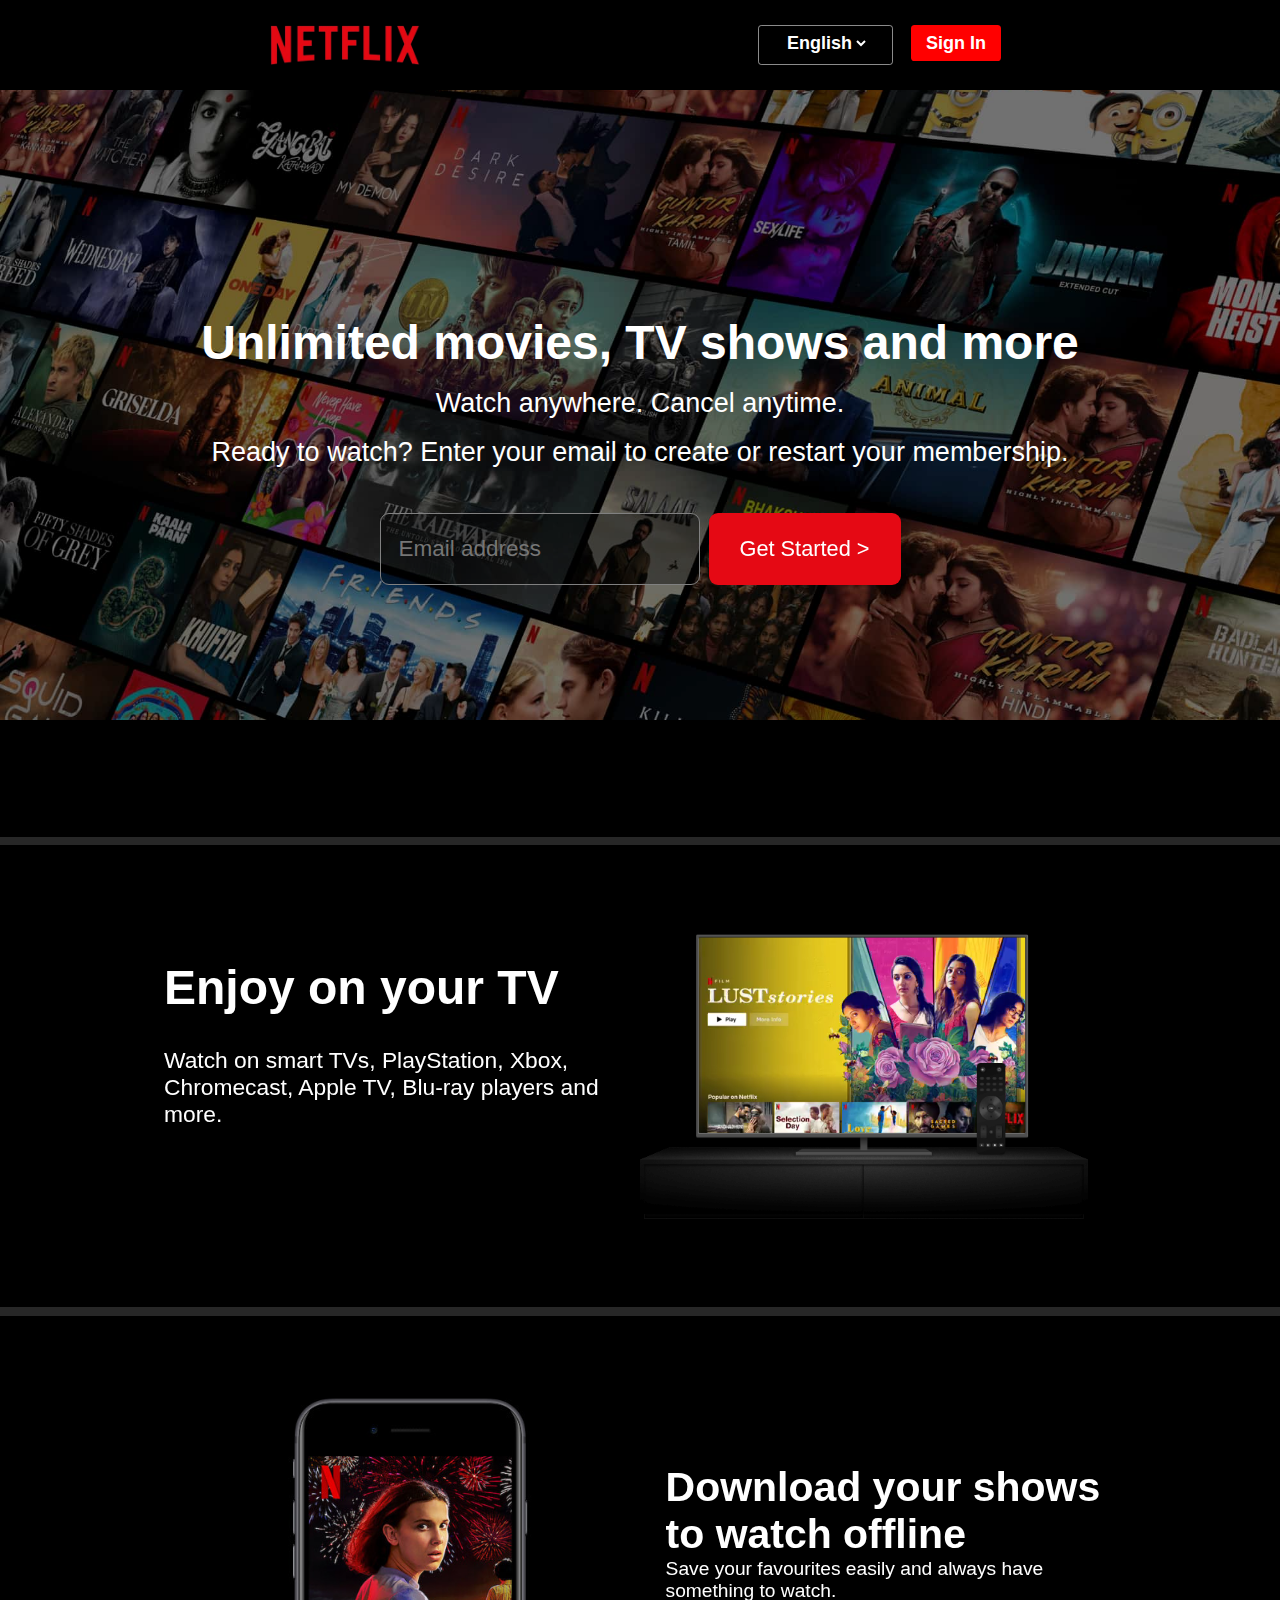
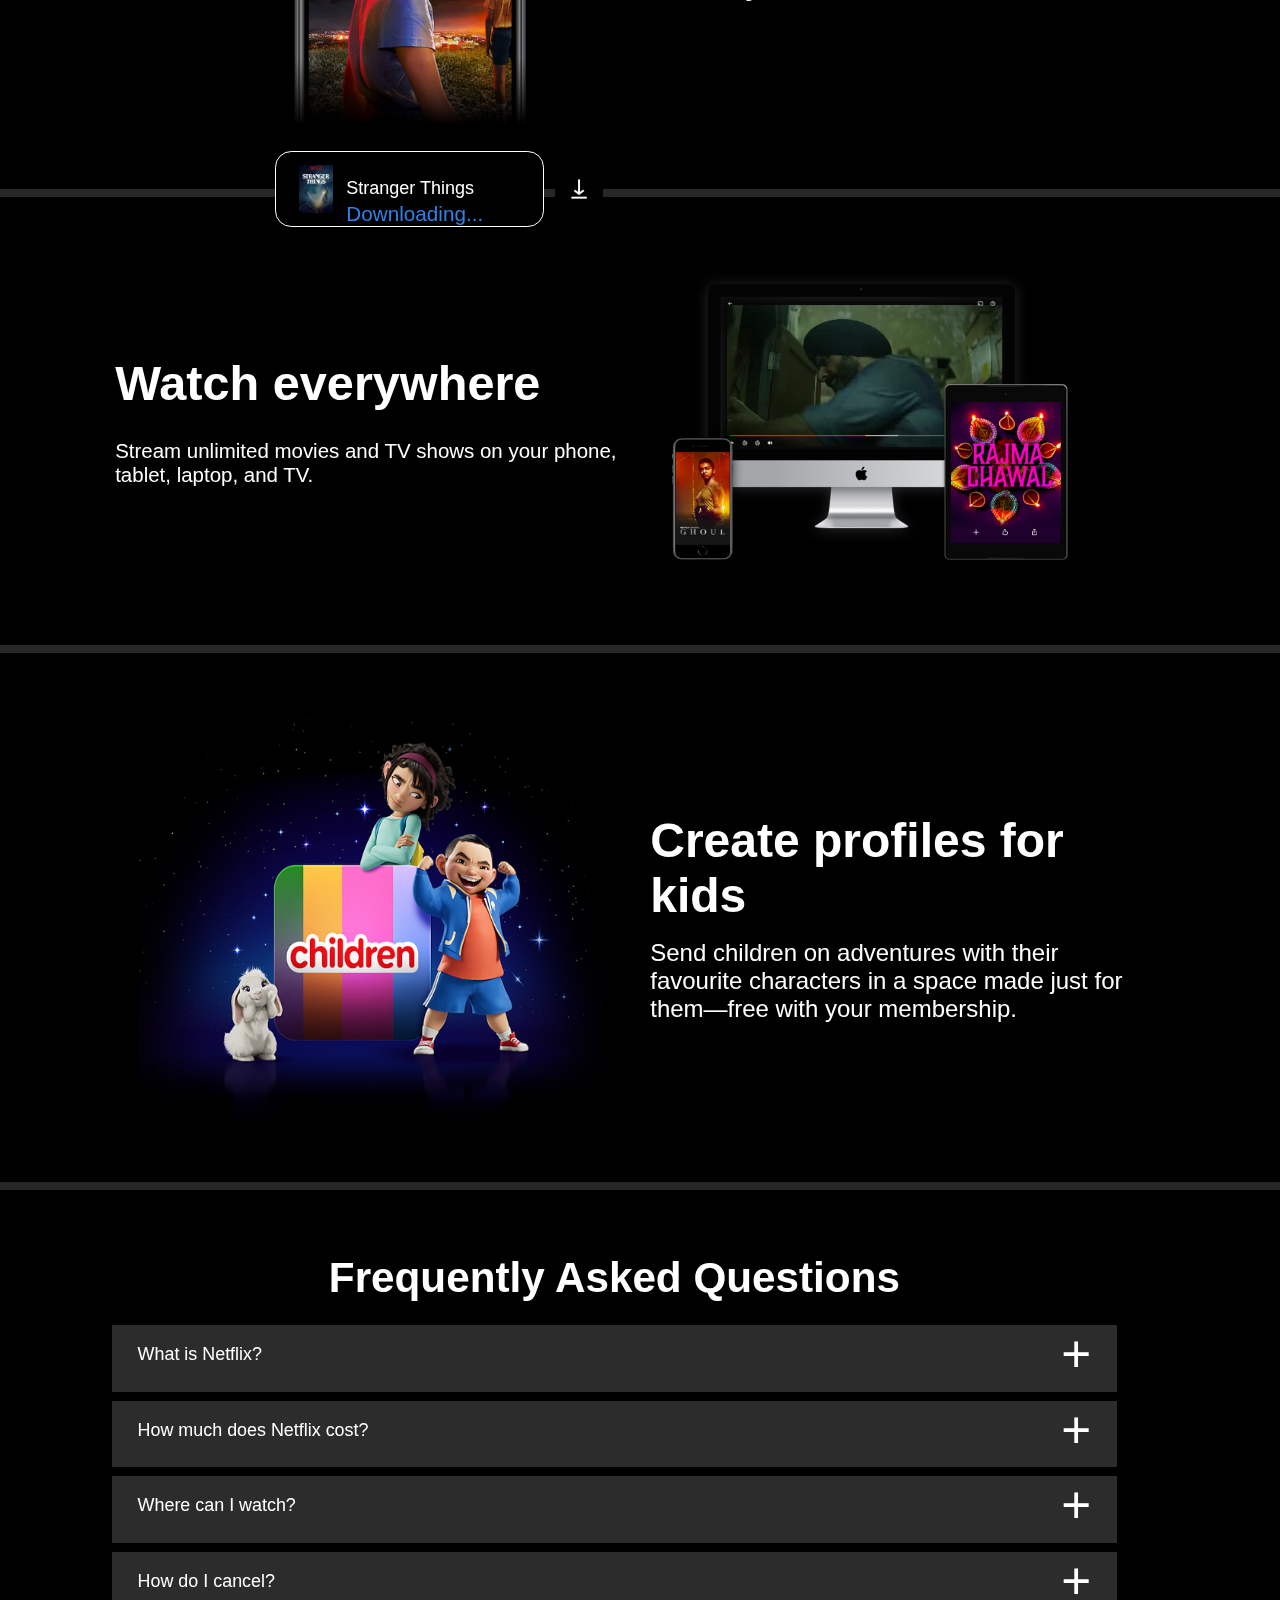
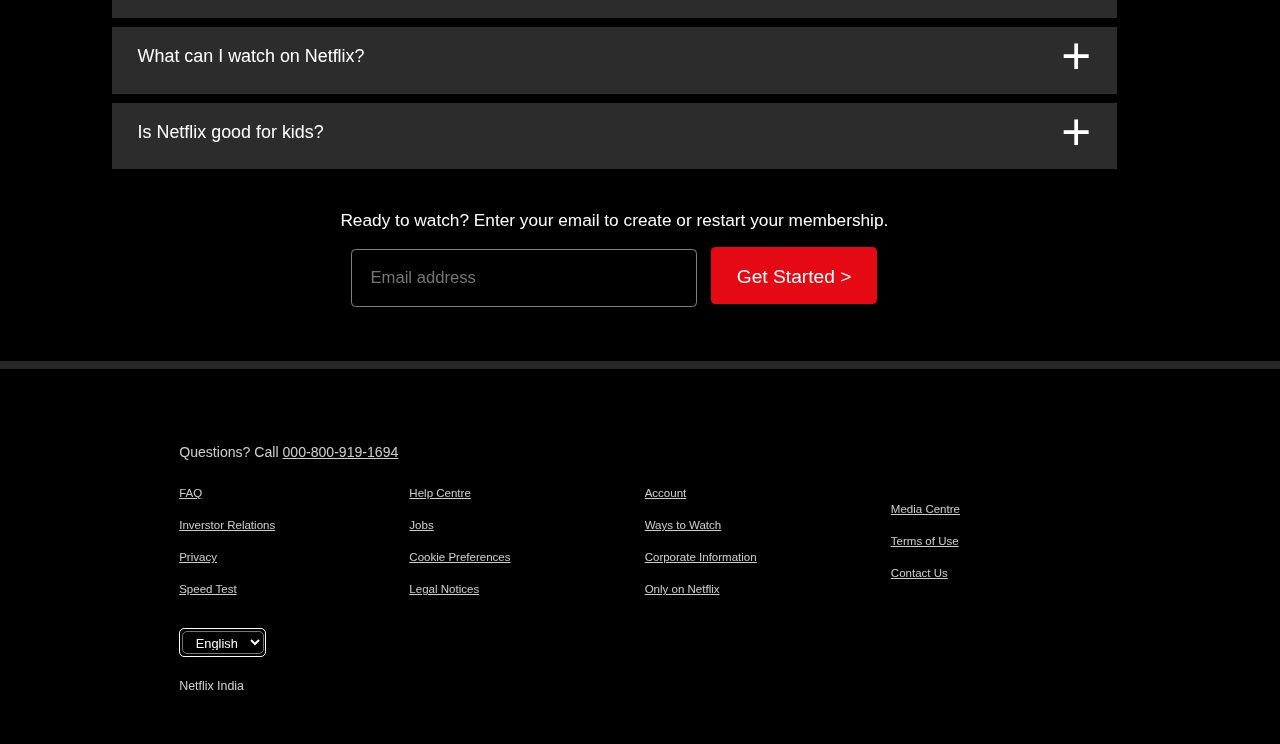
<file: index.html>
<!DOCTYPE html>
<html lang="en">
  <head>
    <meta charset="UTF-8" />
    <meta name="viewport" content="width=device-width, initial-scale=1.0" />
    <link rel="stylesheet" href="index.css" />
    <title>Netflix</title>
  </head>
  <body>
    <div class="main-container">
      <div class="front">
        <div class="navbar">
          <img src="netflix-logo-removebg-preview.png" alt="background Image" />
          <div class="buttons">
            <div class="english">
              <select name="languages" id="languages">
                <option value="Eng">English</option>
                <option value="Hindi">Hindi</option>
              </select>
            </div>
            <button class="sign-in">Sign In</button>
          </div>
        </div>
        <div class="text-box">
          <p class="child-1">Unlimited movies, TV shows and more</p>
          <p class="child-2">Watch anywhere. Cancel anytime.</p>
          <p class="child-3">
            Ready to watch? Enter your email to create or restart your
            membership.
          </p>
          <div class="boxes">
            <input
              type="email"
              placeholder="Email address"
              name="email"
              id="email"
              required
            />
            <button>Get Started ></button>
          </div>
        </div>
        <div class="opacity"></div>
      </div>
      <div class="border-1"></div>

      <div class="TV-section">
        <div class="sub-TV">
          <div class="TV-text">
            <h2>Enjoy on your TV</h2>
            <p>
              Watch on smart TVs, PlayStation, Xbox, Chromecast, Apple TV,
              Blu-ray players and more.
            </p>
          </div>
          <div class="TV-video">
            <div class="TV-img">
              <img src="tv.png" alt="TV_On" />
              <div class="TV-abc">
                <video src="video-tv-in-0819.m4v" class="vid-11" loop="true" autoplay="autoplay" muted></video>
              </div>
            </div>
          </div>
        </div>
      </div>
      <div class="border-1"></div>

      <div class="series-section">
        <div class="series-watch">
          <div class="phone-img">
            <div class="inside">
              <img src="mobile-0819 (1).jpg" alt="mobileImage" />
              <div class="book-box">
                <img src="boxshot.png" alt="strangerThings" />
                <div class="text-things">
                  <p>Stranger Things</p>
                  <p class="Download">Downloading...</p>
                </div>
                <img
                  src="download-icon.gif"
                  alt="download-icon"
                  class="download-icon"
                />
              </div>
            </div>
          </div>
          <div class="description">
            <h2>Download your shows to watch offline</h2>
            <p>
              Save your favourites easily and always have something to watch.
            </p>
          </div>
        </div>
      </div>
      <div class="border-1"></div>

      <div class="Bollywood">
        <div class="wrapper">
          <div class="watchStreaming">
             <h2>Watch everywhere</h2>
             <p>Stream unlimited movies and TV shows on your phone, tablet, laptop, and TV.</p>
          </div>
          <div class="Movies">
            <div class="liveStream">
              <img src="device-pile-in.png" alt="rajmaChawal">
              <div class="vidAliMov">
                <video src="video-devices-in.m4v" class="video-12"  loop="true" autoplay="autoplay" muted></video>
              </div>
            </div>
          </div>
        </div>
      </div>
      <div class="border-1"></div>

      <div class="kidsSection">
        <div class="kidoo">
          <div class="cartoonImg">
            <img src="KidsCartoon.png" alt="">
          </div>
          <div class="cartoonText">
            <h2>Create profiles for kids</h2>
            <p>Send children on adventures with their favourite characters in a space made just for them—free with your membership.</p>
          </div>
        </div>
      </div>
      <div class="border-1"></div>

      <div class="Questions">
        <div class="ques">
          <h2>Frequently Asked Questions</h2>
          <div class="questionsList">
            <div class="questionFlex">
              <p>What is Netflix?</p>
            <span>+</span>
            </div>
          </div>
          <div class="questionsList">
            <div class="questionFlex">
              <p>How much does Netflix cost?</p>
            <span>+</span>
            </div>
          </div>
          <div class="questionsList">
            <div class="questionFlex">
              <p>Where can I watch?</p>
            <span>+</span>
            </div>
          </div>
          <div class="questionsList">
            <div class="questionFlex">
              <p>How do I cancel?</p>
            <span>+</span>
            </div>
          </div>
          <div class="questionsList">
            <div class="questionFlex">
              <p>What can I watch on Netflix?</p>
            <span>+</span>
            </div>
          </div>
          <div class="questionsList">
            <div class="questionFlex">
              <p>Is Netflix good for kids?</p>
            <span>+</span>
            </div>
          </div>

          <div class="register">
            <p>Ready to watch? Enter your email to create or restart your membership.</p>
            <input type="email" placeholder="Email address">
            <button>Get Started ></button>
          </div>
        </div>
      </div>
      <div class="border-1"></div>

      <div class="footer">
        <p>Questions? Call <span>000-800-919-1694</span></p>
        <div class="wrapup">
          <div class="list_one">
            <ul>
              <li><a href="#">FAQ</a></li>
              <li><a href="#">Inverstor Relations</a></li>
              <li><a href="#">Privacy</a></li>
              <li><a href="#">Speed Test</a></li>
            </ul>
          </div>
          <div class="list_two">
            <ul>
              <li><a href="#">Help Centre</a></li>
              <li><a href="#">Jobs</a></li>
              <li><a href="#">Cookie Preferences</a></li>
              <li><a href="#">Legal Notices</a></li>
            </ul>
          </div>
          <div class="list_three">
            <ul>
              <li><a href="#">Account</a></li>
              <li><a href="#">Ways to Watch</a></li>
              <li><a href="#">Corporate Information</a></li>
              <li><a href="#">Only on Netflix</a></li>
            </ul>
          </div>
          <div class="list_four">
            <ul>
              <li><a href="#">Media Centre</a></li>
              <li><a href="#">Terms of Use</a></li>
              <li><a href="#">Contact Us</a></li>
            </ul>
          </div>
        </div>
        <div class="changeLang">
          <select name="languages" class="langSpeak">
            <option value="Eng" class="hinLang">English</option>
            <option value="Hindi" class="hinLang">Hindi</option>
          </select>
        </div>
        <p class="lastPara">Netflix India</p>
      </div>
    </div>
  </body>
</html>
</file>
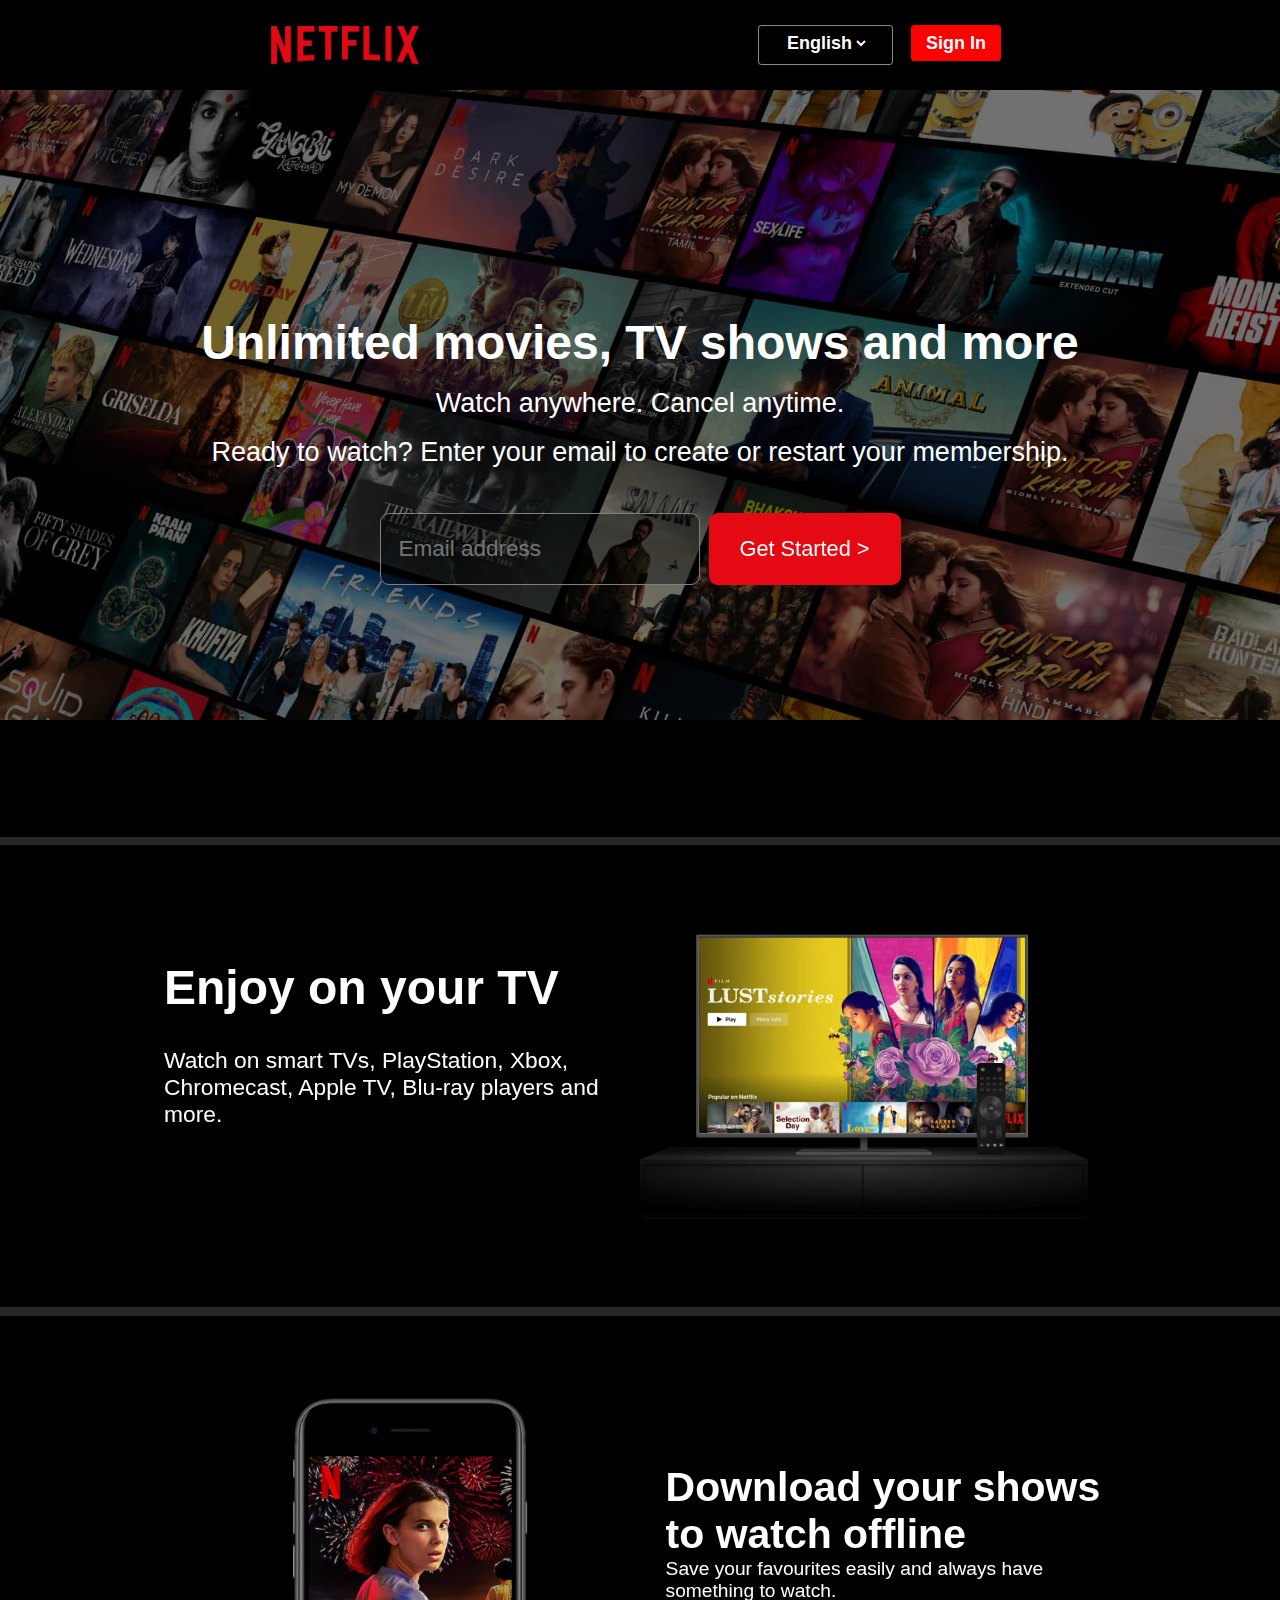
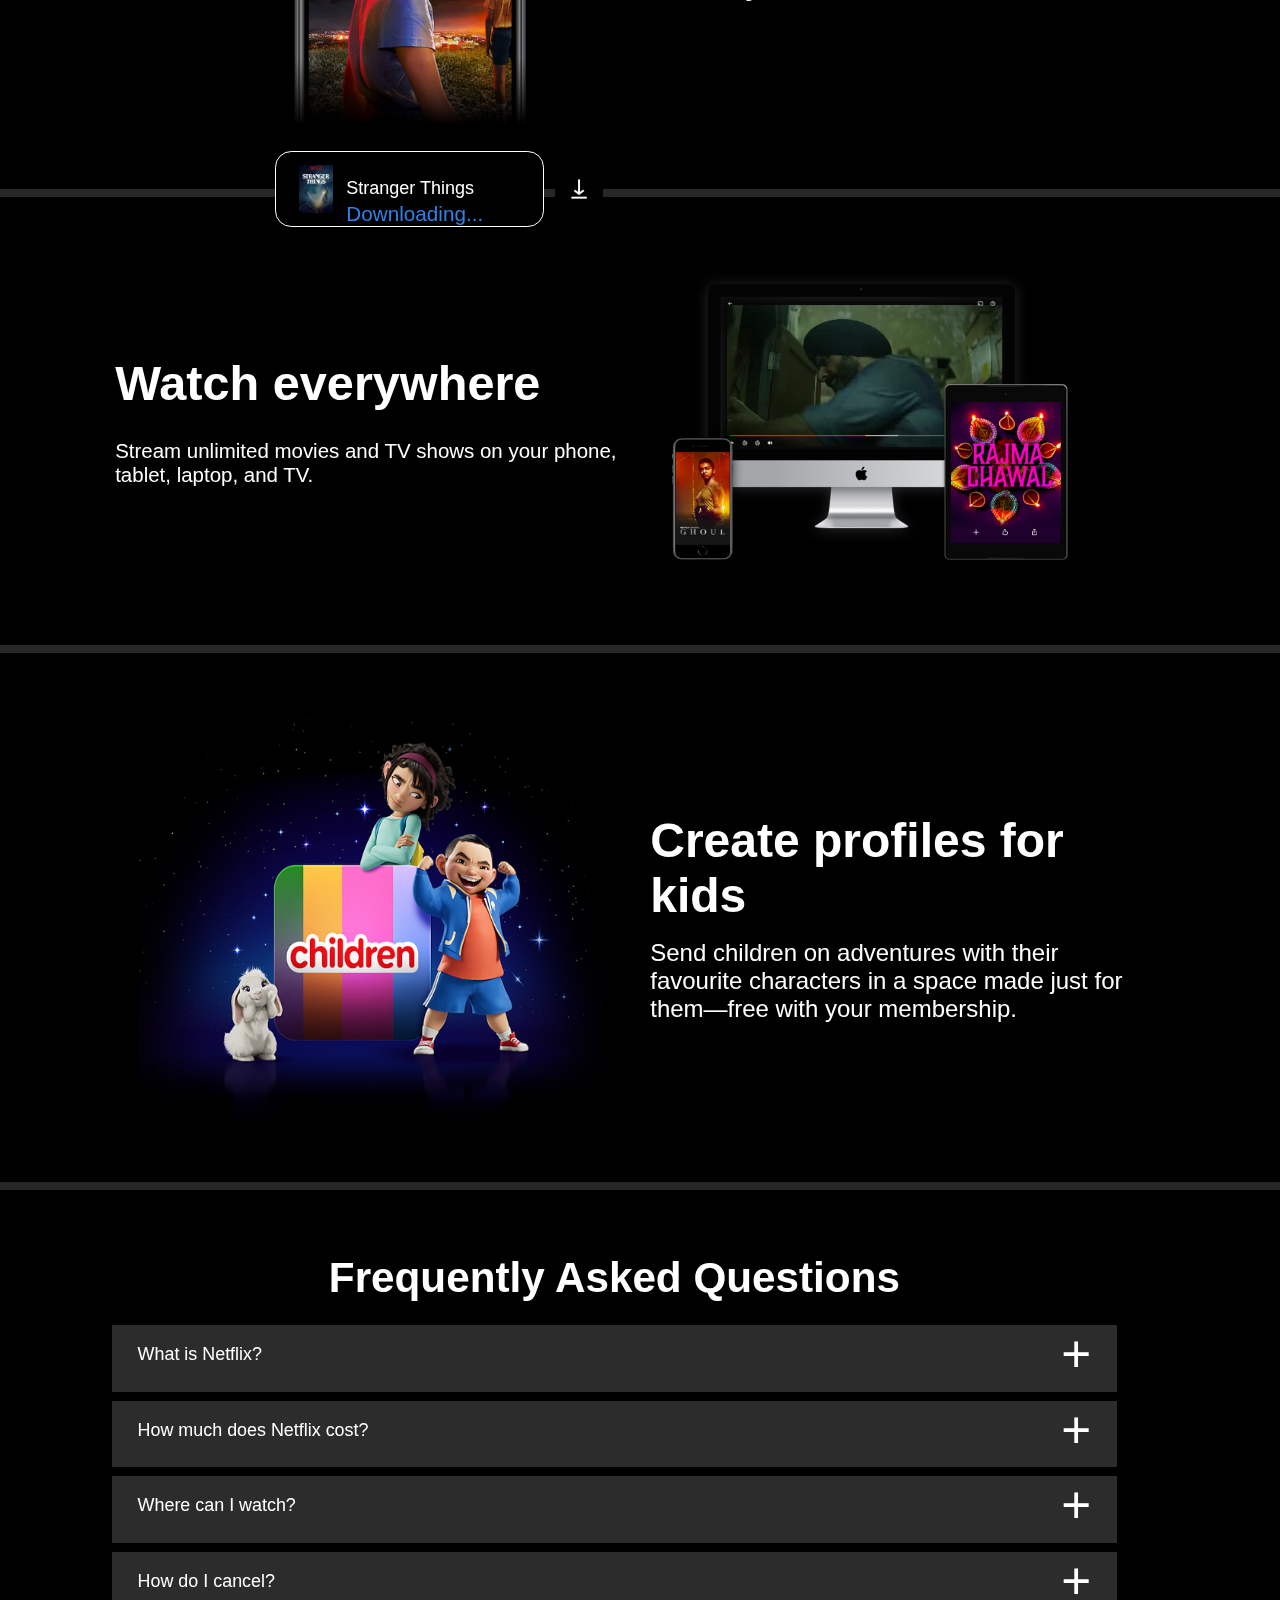
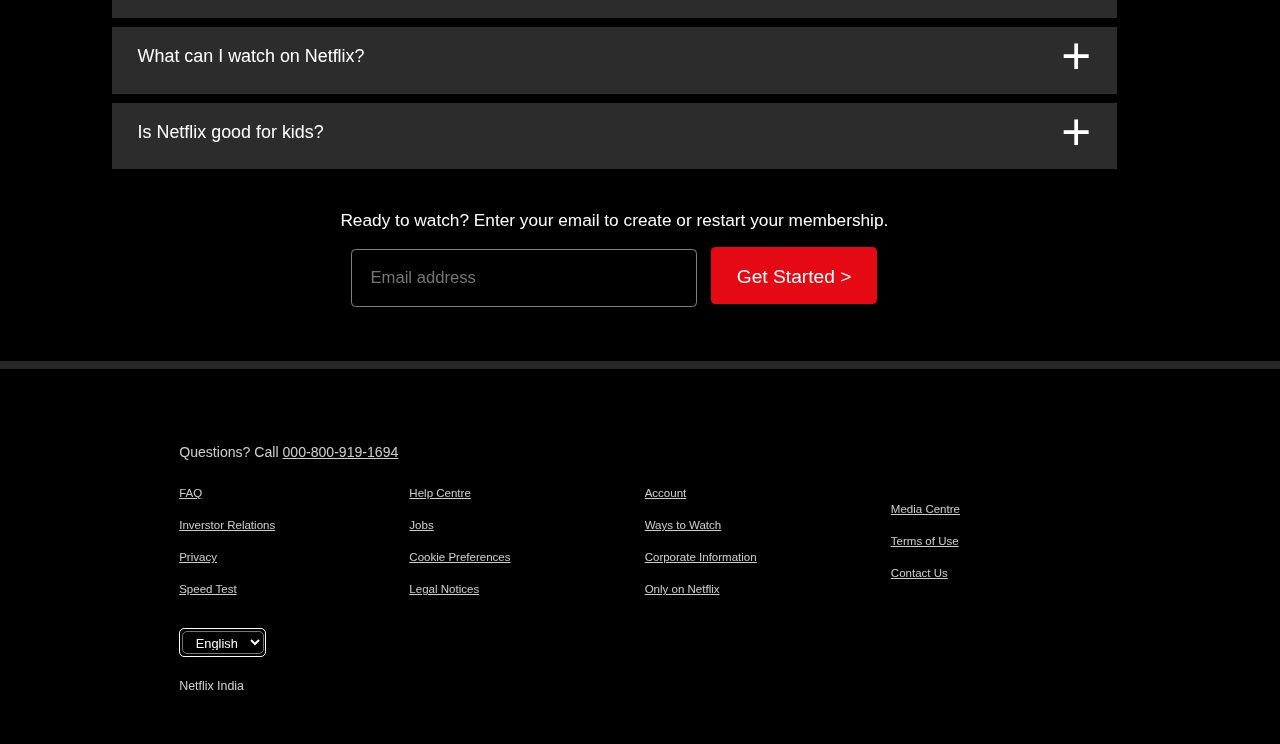
<file: netflix.html>
<!DOCTYPE html>
<html lang="en">
  <head>
    <meta charset="UTF-8" />
    <meta name="viewport" content="width=device-width, initial-scale=1.0" />
    <link rel="stylesheet" href="netflix.css" />
    <title>Netflix</title>
  </head>
  <body>
    <div class="main-container">
      <div class="front">
        <div class="navbar">
          <img src="netflix-logo-removebg-preview.png" alt="background Image" />
          <div class="buttons">
            <div class="english">
              <select name="languages" id="languages">
                <option value="Eng">English</option>
                <option value="Hindi">Hindi</option>
              </select>
            </div>
            <button class="sign-in">Sign In</button>
          </div>
        </div>
        <div class="text-box">
          <p class="child-1">Unlimited movies, TV shows and more</p>
          <p class="child-2">Watch anywhere. Cancel anytime.</p>
          <p class="child-3">
            Ready to watch? Enter your email to create or restart your
            membership.
          </p>
          <div class="boxes">
            <input
              type="email"
              placeholder="Email address"
              name="email"
              id="email"
              required
            />
            <button>Get Started ></button>
          </div>
        </div>
        <div class="opacity"></div>
      </div>
      <div class="border-1"></div>

      <div class="TV-section">
        <div class="sub-TV">
          <div class="TV-text">
            <h2>Enjoy on your TV</h2>
            <p>
              Watch on smart TVs, PlayStation, Xbox, Chromecast, Apple TV,
              Blu-ray players and more.
            </p>
          </div>
          <div class="TV-video">
            <div class="TV-img">
              <img src="tv.png" alt="TV_On" />
              <div class="TV-abc">
                <video src="video-tv-in-0819.m4v" class="vid-11" autoplay loop></video>
              </div>
            </div>
          </div>
        </div>
      </div>
      <div class="border-1"></div>

      <div class="series-section">
        <div class="series-watch">
          <div class="phone-img">
            <div class="inside">
              <img src="mobile-0819 (1).jpg" alt="mobileImage" />
              <div class="book-box">
                <img src="boxshot.png" alt="strangerThings" />
                <div class="text-things">
                  <p>Stranger Things</p>
                  <p class="Download">Downloading...</p>
                </div>
                <img
                  src="download-icon.gif"
                  alt="download-icon"
                  class="download-icon"
                />
              </div>
            </div>
          </div>
          <div class="description">
            <h2>Download your shows to watch offline</h2>
            <p>
              Save your favourites easily and always have something to watch.
            </p>
          </div>
        </div>
      </div>
      <div class="border-1"></div>

      <div class="Bollywood">
        <div class="wrapper">
          <div class="watchStreaming">
             <h2>Watch everywhere</h2>
             <p>Stream unlimited movies and TV shows on your phone, tablet, laptop, and TV.</p>
          </div>
          <div class="Movies">
            <div class="liveStream">
              <img src="device-pile-in.png" alt="rajmaChawal">
              <div class="vidAliMov">
                <video src="video-devices-in.m4v" class="video-12" autoplay loop></video>
              </div>
            </div>
          </div>
        </div>
      </div>
      <div class="border-1"></div>

      <div class="kidsSection">
        <div class="kidoo">
          <div class="cartoonImg">
            <img src="KidsCartoon.png" alt="">
          </div>
          <div class="cartoonText">
            <h2>Create profiles for kids</h2>
            <p>Send children on adventures with their favourite characters in a space made just for them—free with your membership.</p>
          </div>
        </div>
      </div>
      <div class="border-1"></div>

      <div class="Questions">
        <div class="ques">
          <h2>Frequently Asked Questions</h2>
          <div class="questionsList">
            <div class="questionFlex">
              <p>What is Netflix?</p>
            <span>+</span>
            </div>
          </div>
          <div class="questionsList">
            <div class="questionFlex">
              <p>How much does Netflix cost?</p>
            <span>+</span>
            </div>
          </div>
          <div class="questionsList">
            <div class="questionFlex">
              <p>Where can I watch?</p>
            <span>+</span>
            </div>
          </div>
          <div class="questionsList">
            <div class="questionFlex">
              <p>How do I cancel?</p>
            <span>+</span>
            </div>
          </div>
          <div class="questionsList">
            <div class="questionFlex">
              <p>What can I watch on Netflix?</p>
            <span>+</span>
            </div>
          </div>
          <div class="questionsList">
            <div class="questionFlex">
              <p>Is Netflix good for kids?</p>
            <span>+</span>
            </div>
          </div>

          <div class="register">
            <p>Ready to watch? Enter your email to create or restart your membership.</p>
            <input type="email" placeholder="Email address">
            <button>Get Started ></button>
          </div>
        </div>
      </div>
      <div class="border-1"></div>

      <div class="footer">
        <p>Questions? Call <span>000-800-919-1694</span></p>
        <div class="wrapup">
          <div class="list_one">
            <ul>
              <li><a href="#">FAQ</a></li>
              <li><a href="#">Inverstor Relations</a></li>
              <li><a href="#">Privacy</a></li>
              <li><a href="#">Speed Test</a></li>
            </ul>
          </div>
          <div class="list_two">
            <ul>
              <li><a href="#">Help Centre</a></li>
              <li><a href="#">Jobs</a></li>
              <li><a href="#">Cookie Preferences</a></li>
              <li><a href="#">Legal Notices</a></li>
            </ul>
          </div>
          <div class="list_three">
            <ul>
              <li><a href="#">Account</a></li>
              <li><a href="#">Ways to Watch</a></li>
              <li><a href="#">Corporate Information</a></li>
              <li><a href="#">Only on Netflix</a></li>
            </ul>
          </div>
          <div class="list_four">
            <ul>
              <li><a href="#">Media Centre</a></li>
              <li><a href="#">Terms of Use</a></li>
              <li><a href="#">Contact Us</a></li>
            </ul>
          </div>
        </div>
        <div class="changeLang">
          <select name="languages" class="langSpeak">
            <option value="Eng" class="hinLang">English</option>
            <option value="Hindi" class="hinLang">Hindi</option>
          </select>
        </div>
        <p class="lastPara">Netflix India</p>
      </div>
    </div>
  </body>
</html>
</file>
<file: index.css>
* {
  padding: 0;
  margin: 0;
  box-sizing: border-box;
}

body {
  font-family: Netflix Sans, Helvetica Neue, Segoe UI, Roboto, Ubuntu,
    sans-serif;
  background-color: black;
  color: white;
}

.main-container {
  overflow-x: hidden;
}

.front {
  background-image: url("background-img.jpg");
  background-size: max(1200px, 100vw);
  background-repeat: no-repeat;
  height: 93vh;
  width: 100%;
}

.front .opacity {
  height: 10%;
  background-color: black;
  opacity: 0.44;
}

.navbar {
  height: 10%;
  display: flex;
  justify-content: space-between;
  align-items: center;
  background-color: rgba(0, 0, 0, 0.477);
  background: linear-gradient(rgb(0, 0, 0));
  padding: 5vh 30vh;
}

.navbar img {
  height: 3.2vmax;
  background-color: rgba(0, 0, 0, 0.277);
}

.buttons {
  display: inline-flex;
  margin: 1vh;
}

.buttons div {
  /* color: white; */
  margin: 0vh 2vh 0vh 1vh;
  /* background-color: red; */
  border: 1px solid rgba(255, 255, 255, 0.544);
  height: 4.5vh;
  width: 10vh;
  line-height: 4vh;
  text-align: center;
  border-radius: 0.2em;
  font-weight: 600;
  width: 15vh;
}

.buttons .sign-in {
  color: white;
  margin: 0vh 0vh 0vh 0vh;
  background-color: red;
  height: 4vh;
  width: 10vh;
  line-height: 4vh;
  text-align: center;
  font-size: 2vh;
  border-radius: 0.2em;
  opacity: 1;
  font-weight: 550;
  border: none;
}

.english #languages {
  background-color: inherit;
  border: none;
  color: white;
  text-align: center;
  font-size: 2vh;
  opacity: 1;
  font-weight: 550;
}

.english #languages:active {
  border: none;
}

.english option {
  color: inherit;
}

.text-box {
  width: 100%;
  margin: auto;
  display: block;
  color: white;
  padding: 25vh 0vh 10vh 0vh;
  text-align: center;
  width: 100%;
  background-color: rgba(0, 0, 0, 0.412);
}

.text-box .child-1 {
  font-size: 3rem;
  font-weight: 900;
}

.text-box .child-2,
.child-3 {
  font-size: 3vh;
  font-weight: 400;
  margin-top: 2vh;
}

.text-box .boxes {
  display: flex;
  flex-wrap: wrap;
  justify-content: center;
  align-items: center;
  margin: 5vh;
}

.text-box .boxes input {
  margin: 0vh 1vh 0vh 0vh;
  height: 8vh;
  width: 25vmax;
  background-color: rgba(0, 0, 0, 0.425);
  color: rgba(255, 255, 255, 0.87);
  padding: 2vh;
  border-radius: 1vh;
  border: 1px solid grey;
  font-size: 2.5vh;
}

.text-box .boxes button {
  height: 8vh;
  width: 15vmax;
  background-color: rgb(229, 9, 20);
  color: rgb(255, 255, 255);
  padding: 2vh;
  border-radius: 1vh;
  font-size: 1.7vmax;
  font-weight: 500;
  border: none;
  cursor: pointer;
}

.border-1 {
  width: 100%;
  height: 0.9vh;
  background-color: rgba(128, 128, 128, 0.301);
}

@media screen and (max-width: 700px) and (max-width: 1200px) {
  .front {
    background-repeat: no-repeat;
    height: 55vh;
    width: 100%;
  }

  .navbar {
    height: 10%;
    display: flex;
    justify-content: space-between;
    padding: 2vh 2vh;
  }

  .buttons {
    margin: 1vh;
  }

  .buttons div {
    margin: 0vh 1vh 0vh 0vh;
    height: 3.5vh;
    line-height: 5vmin;
    width: 8.5vh;
  }

  .buttons .sign-in {
    height: 3.5vh;
    width: 8vh;
    line-height: 3vmax;
    font-size: 1.9vh;
    font-weight: 500;
  }

  .english #languages {
    font-size: 1.6vmax;
    font-weight: 500;
  }

  .text-box {
    padding: 6vh 3vh 4vh 3vh;
  }

  .text-box .child-1 {
    font-size: 8vmin;
    font-weight: 700;
  }

  .text-box .child-2,
  .child-3 {
    font-size: 2vh;
    font-weight: 480;
    margin-top: 1.5vh;
  }

  .text-box .boxes input {
    margin: 0vh 0vh 2vh 0vh;
    height: 5vmax;
    min-width: 35vmax;
    border-radius: 0.6vh;
    font-size: 2vh;
  }

  .text-box .boxes button {
    height: 5vh;
    width: 17vmax;
    padding: 1vh;
    border-radius: 0.6vh;
    font-size: 2vmax;
    font-weight: 550;
  }
}

.TV-section {
  padding: 2vh;
  position: relative;
}

.sub-TV {
  display: flex;
  flex-wrap: wrap;
  width: 80vmax;
  align-items: center;
  margin: auto;
  padding-bottom: 5vmax;
}

.TV-text {
  width: 50%;
  flex-basis: 50%;
  padding: 4vh;
}

.TV-text h2 {
  font-size: 3rem;
  font-weight: 800;
}

.TV-text p {
  font-size: 1.425rem;
  display: block;
  font-weight: 400;
  margin-top: 2rem;
}

.TV-video {
  width: 50%;
}

.TV-img {
  position: relative;
}

.TV-img img {
  width: 35vmax;
  height: 28vmax;
  /* position: relative; */
}

.TV-img .TV-abc .vid-11 {
  width: 40vmax;
  height: 80vmax;
  position: absolute;
  z-index: -1;
  overflow: hidden;
  max-width: 28vmax;
  max-height: 46vmax;
  /* top: 6vmax;
  left: 53vmax; */
  top: -34%;
  left: 8%;
}

@media screen and (max-width: 600px) {
  .TV-section {
    width: 100%;
    padding: 1vmax 1vmax 1vmax 2vmax;
    margin-top: 5vmax;
    /* position: relative; */
  }

  .sub-TV {
    width: 90vmax;
    margin: auto;
    /* position: relative; */
  }

  .TV-text {
    width: 100%;
    flex-basis: 50%;
    padding: 3vh 5vh 3vh 1vh;
    text-align: center;
  }

  .TV-text h2 {
    font-size: 2.1rem;
    font-weight: 700;
  }

  .TV-text p {
    font-size: 1.225rem;
    /* display: block; */
    font-weight: 400;
    margin-top: 1rem;
  }

  .TV-video {
    width: 100%;
    padding: 3vh 3vh 3vh 0vh;
    /* position: relative; */
  }

  .TV-img img {
    width: 39.8vmax;
    height: 28vmax;
    margin: 0vmax 0vmax 0vmax 1.18vmax;
    /* position: relative; */
  }

  .TV-img {
    position: relative;
  }

  /* .TV-img .TV-abc video {
    z-index: -1;
    max-width: 40vmax;
    max-height: 19vmax;
    position: absolute;
    top: 5%;
    left: 10vmax;
  } */
}

.series-watch {
  display: flex;
  align-items: center;
  margin: auto;
  padding: 2vmax 2vmax 5vmax 2vmax;
  width: 80vmax;
}

.description h2 {
  font-size: 3.2vmax;
  font-weight: 700;
}

.description p {
  font-size: 1.5vmax;
  font-weight: 300;
}

.phone-img .inside img {
  height: 30vmax;
}

.phone-img .inside {
  display: flex;
  flex-direction: column;
  position: relative;
  align-items: center;
  justify-content: center;
}

.phone-img .inside .book-box {
  height: 6vmax;
  width: 21vmax;
  background-color: black;
  position: absolute;
  top: 45.5vh;
  padding: 1.5vh;
  border-radius: 1.8vh;
  display: flex;
  justify-content: space-around;
  border: 1px solid white;
}

.phone-img .inside .book-box img {
  height: 100%;
  margin: 0vh 1.5vh 0vh 1vh;
}

.book-box .text-things .Download {
  color: rgba(49, 133, 243, 0.967);
  font-size: 2.3vh;
  font-weight: 300;
}

.book-box .text-things {
  margin-top: 1.2vh;
  padding-right: 7vh;
  line-height: 2.8vh;
}

.book-box .text-things p {
  font-weight: 500;
  font-size: 2vmin;
}

.book-box .download-icon img {
  margin-left: 90px;
  height: 100%;
}

@media screen and (max-width: 600px) {
  .series-watch {
    flex-wrap: wrap-reverse;
    padding: 6vmax 1vmax 8vmax 0vmax;
    width: 90%;
    text-align: center;
  }

  .description h2 {
    font-size: 3.5vmax;
    font-weight: 700;
  }

  .description p {
    margin-top: 1.6vh;
    font-size: 2.2vmax;
    font-weight: 350;
  }

  .phone-img .inside img {
    margin-top: 3vh;
    height: 34vmax;
  }

  .phone-img .inside .book-box {
    height: 6.4vmax;
    width: 29vmax;
    background-color: black;
    position: absolute;
    top: 28.5vmax;
    padding: 1vh;
    border-radius: 1vh;
    display: flex;
    justify-content: space-around;
    border: 1px solid white;
  }

  .phone-img .inside .book-box img {
    height: 100%;
    margin: 0vh 0.4235vh 0vh 0vh;
  }

  .book-box .text-things .Download {
    font-size: 1.4vh;
    font-weight: 500;
  }

  .book-box .text-things {
    margin-top: 0.2vh;
    padding-right: 5vh;
    line-height: 1.9vh;
  }

  .book-box .text-things p {
    font-weight: 550;
    font-size: 1.6vmax;
  }

  .book-box .download-icon img {
    margin-left: 90px;
    height: 100%;
  }
}

.Bollywood {
  width: 100vmax;
}

.wrapper {
  width: 90vmax;
  margin: auto;
  display: flex;
  align-items: center;
  padding: 5vmax 5vmax 5vmax 4vmax;
}

.watchStreaming {
  width: 50%;
}

.watchStreaming h2 {
  font-size: 3.8vmax;
  font-weight: 700;
}

.watchStreaming p {
  font-size: 1.6vmax;
  font-weight: 400;
  margin-top: 2.2vmax;
}

.Movies {
  width: 50%;
  display: flex;
  flex-direction: column;
  height: 25vmax;
  position: relative;
}

.Movies .liveStream img {
  height: 26vmax;
  width: 36vmax;
  /* position: absolute; */
}

.Movies .liveStream .vidAliMov video {
  z-index: -1;
  position: absolute;
  top: 11%;
  left: 18%;
  /* width: 20vmax;
    height: 80vmax; */
  max-width: 55%;
  max-height: 100%;
  overflow: hidden;
}

@media screen and (max-width: 600px) {
  .Bollywood {
    width: 100%;
  }

  .wrapper {
    width: 100%;
    margin: auto;
    display: flex;
    flex-wrap: wrap;
    align-items: center;
    padding: 4vmax 1vmax 11vmax 1vmax;
    text-align: center;
  }

  .watchStreaming {
    width: 100%;
    margin: 2vmax 2vmax 2vmax 4vmax;
  }

  .watchStreaming h2 {
    font-size: 3.52vmax;
    font-weight: 700;
  }

  .watchStreaming p {
    font-size: 2vmax;
    font-weight: 450;
    margin-top: 2.2vmax;
    word-spacing: 0.1vmax;
  }

  .Movies {
    width: 100%;
    height: 25vmax;
    position: relative;
    /* margin: 3vmax 2vmax 5vmax 5vmax; */
  }

  .Movies .liveStream img {
    height: 29vmax;
    width: 40vmax;
  }

  .Movies .liveStream .vidAliMov video {
    z-index: -1;
    position: absolute;
    top: 11%;
    left: 27%;
    /* width: 20vmax;
        height: 80vmax; */
    max-width: 52%;
    max-height: 100%;
    overflow: hidden;
  }
}

.kidsSection {
  width: 100vmax;
  padding: 4.5vmax;
}

.kidsSection .kidoo {
  display: flex;
  align-items: center;
  justify-content: center;
  width: 80vmax;
  margin: auto;
}

.kidoo .cartoonImg {
  width: 50%;
}

.kidoo .cartoonImg img {
  height: 32vmax;
  width: 38vmax;
}

.kidoo .cartoonText {
  width: 48%;
}

.kidoo .cartoonText h2 {
  font-size: 3rem;
  font-weight: 900;
}

.kidoo .cartoonText p {
  font-size: 1.5rem;
  font-weight: 400;
  margin: 1rem 0rem 0rem;
}

@media screen and (max-width: 600px) {
  .kidsSection {
    width: 100%;
    padding: 4.9vmax 2vmax 8vmax 2vmax;
    text-align: center;
  }

  .kidsSection .kidoo {
    display: flex;
    flex-wrap: wrap-reverse;
    align-items: center;
    justify-content: center;
    width: 100%;
    margin: auto;
  }

  .kidoo .cartoonImg {
    width: 100%;
  }

  .kidoo .cartoonImg img {
    height: 28vmax;
    width: 39vmax;
  }

  .kidoo .cartoonText {
    width: 100%;
    margin-bottom: 4vmax;
  }

  .kidoo .cartoonText h2 {
    font-size: 2rem;
    font-weight: 700;
  }

  .kidoo .cartoonText p {
    font-size: 1.23rem;
    font-weight: 400;
    margin: 1rem 0rem 0rem;
  }
}

.Questions {
  width: 100vmax;
  padding: 5vmax 5vmax 1vmax 1vmax;
}

.Questions .ques {
  width: 85%;
  margin: auto;
}

.Questions .ques h2 {
  font-size: 3.3vmax;
  font-weight: 800;
  margin-bottom: 1.8vmax;
  text-align: center;
}

.Questions .ques .questionsList {
  margin: 0.7vmax;
  height: 5.2vmax;
  background-color: rgba(128, 128, 128, 0.345);
  padding: 0vmax 2vmax 0vmax 2vmax;
  font-size: 1.4vmax;
}

.Questions .ques .questionsList .questionFlex {
  display: flex;
  justify-content: space-between;
  align-items: center;
}

.Questions .ques .questionsList .questionFlex span {
  font-size: 4vmax;
  font-weight: lighter;
}

.Questions .ques .questionsList:hover {
  background-color: rgba(128, 128, 128, 0.527);
  transition-duration: 1s;
}

.Questions .ques .register {
  margin: 3.2vmax;
  text-align: center;
  font-size: 1.35vmax;
}

.Questions .ques .register input {
  margin: 0vh 1vh 0vh 0vh;
  height: 4.5vmax;
  width: 27vmax;
  background-color: rgba(0, 0, 0, 0.425);
  color: rgba(255, 255, 255, 0.87);
  padding: 2vh;
  border-radius: 0.5vh;
  border: 1px solid grey;
  font-size: 1.3vmax;
  margin-top: 1.4vmax;
}

.Questions .ques .register button {
  height: 4.5vmax;
  width: 13vmax;
  background-color: rgb(229, 9, 20);
  color: rgb(255, 255, 255);
  padding: 1.5vmax;
  border-radius: 0.5vh;
  font-size: 1.5vmax;
  font-weight: 500;
  border: none;
  cursor: pointer;
}

@media screen and (max-width: 600px) {
  .Questions {
    width: 100%;
    padding: 5vmax 0vmax 3vmax 0vmax;
  }

  .Questions .ques {
    width: 93%;
    margin: auto;
  }

  .Questions .ques h2 {
    font-size: 3.7vmax;
    font-weight: 650;
    margin-bottom: 2.2vmax;
    text-align: center;
  }

  .Questions .ques .questionsList {
    margin: 0.99vmax;
    height: 8vmax;
    background-color: rgba(128, 128, 128, 0.358);
    padding: 1vmax 2vmax 1vmax 2vmax;
    font-size: 2vmax;
  }

  .Questions .ques .questionsList .questionFlex span {
    font-size: 4.8vmax;
    font-weight: lighter;
  }

  .Questions .ques .register {
    margin: 5vmax 4vmax 5vmax 4vmax;
    text-align: center;
    font-size: 2vmax;
  }

  .Questions .ques .register input {
    margin: 2.1vmax 1vmax 4.5vmax 0vmax;
    height: 5vmax;
    width: 35vmax;
    padding: 2vh;
    border: 1px solid grey;
    font-size: 1.9vmax;
  }

  .Questions .ques .register button {
    height: 5.4vmax;
    width: 18vmax;
    padding: 1.5vmax;
    font-size: 1.94vmax;
    font-weight: 650;
    border: none;
    cursor: pointer;
  }
}

.footer {
  width: 80vmax;
  padding: 5vmax 15vmax 3vmax 4vmax;
  margin: auto;
}

.footer p {
  color: rgba(255, 255, 255, 0.8);
  font-size: 1.1vmax;
  font-weight: 300;
  line-height: 3vmax;
}

.footer p span {
  text-decoration: underline;
}

.footer .wrapup {
  display: flex;
  justify-content: space-between;
  align-items: center;
  margin: 0.5vmax 0vmax 1.8vmax 0vmax;
}

.footer .wrapup ul li {
  list-style: none;
  line-height: 2.3vmax;
}

.footer .wrapup ul li a {
  color: rgba(255, 255, 255, 0.8);
  font-size: 0.9vmax;
  font-weight: 300;
  line-height: 2.5vmax;
}

.footer .changeLang {
  background-color: inherit;
  border: 1.7px solid white;
  color: white;
  text-align: center;
  font-size: 2vh;
  opacity: 1;
  font-weight: 300;
  width: 6.8vmax;
  height: 2.2vmax;
  border-radius: 0.4vmax;
  padding: 1.5px 1px 0.1px 1.2px;
}

.footer .changeLang .langSpeak {
  height: 95%;
  background-color: inherit;
  color: white;
  width: 99%;
  border-radius: 0.4vmax;
  font-size: 1vmax;
  font-weight: 100;
  text-align: center;
  padding: 0.25vmax;
}

.footer .lastPara {
  font-size: 0.97vmax;
  margin-top: 0.8vmax;
}

@media screen and (max-width: 600px) {
  .footer {
    width: 52vmax;
    padding: 2vmax 15vmax 3vmax 2.5vmax;
    margin: auto;
  }

  .footer p {
    color: rgba(255, 255, 255, 0.85);
    font-size: 1.8vmax;
  }

  .footer .wrapup {
    display: flex;
    flex-wrap: wrap;
    justify-content: space-between;
    margin: 1vmax 0vmax 1.8vmax 0vmax;
  }

  .footer .wrapup ul li a {
    color: rgba(255, 255, 255, 0.8);
    font-size: 1.6vmax;
    font-weight: 330;
    line-height: 3.5vmax;
  }

  .footer .changeLang {
    border: 1px solid rgba(255, 255, 255, 0.76);
    font-size: 3vmax;
    font-weight: 300;
    width: 12vmax;
    height: 3.5vmax;
    border-radius: 0.4vmax;
    padding: 1px 5px 0.1px 1.2px;
    position: relative;
  }

  .footer .changeLang .langSpeak {
    height: 100%;
    width: 100%;
    border-radius: 0.4vmax;
    font-size: 1.6vmax;
    border: none;
    position: absolute;
    top: 1%;
    left: 8%;
  }

  .footer .lastPara {
    font-size: 1.6vmax;
    margin-top: 2vmax;
  }
}
</file>
<file: netflix.css>
* {
  padding: 0;
  margin: 0;
  box-sizing: border-box;
}

body {
  font-family: Netflix Sans, Helvetica Neue, Segoe UI, Roboto, Ubuntu,
    sans-serif;
  background-color: black;
  color: white;
}

.main-container {
  overflow-x: hidden;
}

.front {
  background-image: url("background-img.jpg");
  background-size: max(1200px, 100vw);
  background-repeat: no-repeat;
  height: 93vh;
  width: 100%;
}

.front .opacity {
  height: 10%;
  background-color: black;
  opacity: 0.44;
}

.navbar {
  height: 10%;
  display: flex;
  justify-content: space-between;
  align-items: center;
  background-color: rgba(0, 0, 0, 0.477);
  background: linear-gradient(rgb(0, 0, 0));
  padding: 5vh 30vh;
}

.navbar img {
  height: 3.2vmax;
  background-color: rgba(0, 0, 0, 0.277);
}

.buttons {
  display: inline-flex;
  margin: 1vh;
}

.buttons div {
  /* color: white; */
  margin: 0vh 2vh 0vh 1vh;
  /* background-color: red; */
  border: 1px solid rgba(255, 255, 255, 0.544);
  height: 4.5vh;
  width: 10vh;
  line-height: 4vh;
  text-align: center;
  border-radius: 0.2em;
  font-weight: 600;
  width: 15vh;
}

.buttons .sign-in {
  color: white;
  margin: 0vh 0vh 0vh 0vh;
  background-color: red;
  height: 4vh;
  width: 10vh;
  line-height: 4vh;
  text-align: center;
  font-size: 2vh;
  border-radius: 0.2em;
  opacity: 1;
  font-weight: 550;
  border: none;
}

.english #languages {
  background-color: inherit;
  border: none;
  color: white;
  text-align: center;
  font-size: 2vh;
  opacity: 1;
  font-weight: 550;
}

.english #languages:active {
  border: none;
}

.english option {
  color: inherit;
}

.text-box {
  width: 100%;
  margin: auto;
  display: block;
  color: white;
  padding: 25vh 0vh 10vh 0vh;
  text-align: center;
  width: 100%;
  background-color: rgba(0, 0, 0, 0.412);
}

.text-box .child-1 {
  font-size: 3rem;
  font-weight: 900;
}

.text-box .child-2,
.child-3 {
  font-size: 3vh;
  font-weight: 400;
  margin-top: 2vh;
}

.text-box .boxes {
  display: flex;
  flex-wrap: wrap;
  justify-content: center;
  align-items: center;
  margin: 5vh;
}

.text-box .boxes input {
  margin: 0vh 1vh 0vh 0vh;
  height: 8vh;
  width: 25vmax;
  background-color: rgba(0, 0, 0, 0.425);
  color: rgba(255, 255, 255, 0.87);
  padding: 2vh;
  border-radius: 1vh;
  border: 1px solid grey;
  font-size: 2.5vh;
}

.text-box .boxes button {
  height: 8vh;
  width: 15vmax;
  background-color: rgb(229, 9, 20);
  color: rgb(255, 255, 255);
  padding: 2vh;
  border-radius: 1vh;
  font-size: 1.7vmax;
  font-weight: 500;
  border: none;
  cursor: pointer;
}

.border-1 {
  width: 100%;
  height: 0.9vh;
  background-color: rgba(128, 128, 128, 0.301);
}

@media screen and (max-width: 700px) and (max-width: 1200px) {
  .front {
    background-repeat: no-repeat;
    height: 55vh;
    width: 100%;
  }

  .navbar {
    height: 10%;
    display: flex;
    justify-content: space-between;
    padding: 2vh 2vh;
  }

  .buttons {
    margin: 1vh;
  }

  .buttons div {
    margin: 0vh 1vh 0vh 0vh;
    height: 3.5vh;
    line-height: 5vmin;
    width: 8.5vh;
  }

  .buttons .sign-in {
    height: 3.5vh;
    width: 8vh;
    line-height: 3vmax;
    font-size: 1.9vh;
    font-weight: 500;
  }

  .english #languages {
    font-size: 1.6vmax;
    font-weight: 500;
  }

  .text-box {
    padding: 6vh 3vh 4vh 3vh;
  }

  .text-box .child-1 {
    font-size: 8vmin;
    font-weight: 700;
  }

  .text-box .child-2,
  .child-3 {
    font-size: 2vh;
    font-weight: 480;
    margin-top: 1.5vh;
  }

  .text-box .boxes input {
    margin: 0vh 0vh 2vh 0vh;
    height: 5vmax;
    min-width: 35vmax;
    border-radius: 0.6vh;
    font-size: 2vh;
  }

  .text-box .boxes button {
    height: 5vh;
    width: 17vmax;
    padding: 1vh;
    border-radius: 0.6vh;
    font-size: 2vmax;
    font-weight: 550;
  }
}

.TV-section {
  padding: 2vh;
  position: relative;
}

.sub-TV {
  display: flex;
  flex-wrap: wrap;
  width: 80vmax;
  align-items: center;
  margin: auto;
  padding-bottom: 5vmax;
}

.TV-text {
  width: 50%;
  flex-basis: 50%;
  padding: 4vh;
}

.TV-text h2 {
  font-size: 3rem;
  font-weight: 800;
}

.TV-text p {
  font-size: 1.425rem;
  display: block;
  font-weight: 400;
  margin-top: 2rem;
}

.TV-video {
  width: 50%;
}

.TV-img {
  position: relative;
}

.TV-img img {
  width: 35vmax;
  height: 28vmax;
  /* position: relative; */
}

.TV-img .TV-abc .vid-11 {
  width: 40vmax;
  height: 80vmax;
  position: absolute;
  z-index: -1;
  overflow: hidden;
  max-width: 28vmax;
  max-height: 46vmax;
  /* top: 6vmax;
  left: 53vmax; */
  top: -34%;
  left: 8%;
}

@media screen and (max-width: 600px) {
  .TV-section {
    width: 100%;
    padding: 1vmax 1vmax 1vmax 2vmax;
    margin-top: 5vmax;
    /* position: relative; */
  }

  .sub-TV {
    width: 90vmax;
    margin: auto;
    /* position: relative; */
  }

  .TV-text {
    width: 100%;
    flex-basis: 50%;
    padding: 3vh 5vh 3vh 1vh;
    text-align: center;
  }

  .TV-text h2 {
    font-size: 2.1rem;
    font-weight: 700;
  }

  .TV-text p {
    font-size: 1.225rem;
    /* display: block; */
    font-weight: 400;
    margin-top: 1rem;
  }

  .TV-video {
    width: 100%;
    padding: 3vh 3vh 3vh 0vh;
    /* position: relative; */
  }

  .TV-img img {
    width: 39.8vmax;
    height: 28vmax;
    margin: 0vmax 0vmax 0vmax 1.18vmax;
    /* position: relative; */
  }

  .TV-img {
    position: relative;
  }

  /* .TV-img .TV-abc video {
    z-index: -1;
    max-width: 40vmax;
    max-height: 19vmax;
    position: absolute;
    top: 5%;
    left: 10vmax;
  } */
}

.series-watch {
  display: flex;
  align-items: center;
  margin: auto;
  padding: 2vmax 2vmax 5vmax 2vmax;
  width: 80vmax;
}

.description h2 {
  font-size: 3.2vmax;
  font-weight: 700;
}

.description p {
  font-size: 1.5vmax;
  font-weight: 300;
}

.phone-img .inside img {
  height: 30vmax;
}

.phone-img .inside {
  display: flex;
  flex-direction: column;
  position: relative;
  align-items: center;
  justify-content: center;
}

.phone-img .inside .book-box {
  height: 6vmax;
  width: 21vmax;
  background-color: black;
  position: absolute;
  top: 45.5vh;
  padding: 1.5vh;
  border-radius: 1.8vh;
  display: flex;
  justify-content: space-around;
  border: 1px solid white;
}

.phone-img .inside .book-box img {
  height: 100%;
  margin: 0vh 1.5vh 0vh 1vh;
}

.book-box .text-things .Download {
  color: rgba(49, 133, 243, 0.967);
  font-size: 2.3vh;
  font-weight: 300;
}

.book-box .text-things {
  margin-top: 1.2vh;
  padding-right: 7vh;
  line-height: 2.8vh;
}

.book-box .text-things p {
  font-weight: 500;
  font-size: 2vmin;
}

.book-box .download-icon img {
  margin-left: 90px;
  height: 100%;
}

@media screen and (max-width: 600px) {
  .series-watch {
    flex-wrap: wrap-reverse;
    padding: 6vmax 1vmax 8vmax 0vmax;
    width: 90%;
    text-align: center;
  }

  .description h2 {
    font-size: 3.5vmax;
    font-weight: 700;
  }

  .description p {
    margin-top: 1.6vh;
    font-size: 2.2vmax;
    font-weight: 350;
  }

  .phone-img .inside img {
    margin-top: 3vh;
    height: 34vmax;
  }

  .phone-img .inside .book-box {
    height: 6.4vmax;
    width: 29vmax;
    background-color: black;
    position: absolute;
    top: 28.5vmax;
    padding: 1vh;
    border-radius: 1vh;
    display: flex;
    justify-content: space-around;
    border: 1px solid white;
  }

  .phone-img .inside .book-box img {
    height: 100%;
    margin: 0vh 0.4235vh 0vh 0vh;
  }

  .book-box .text-things .Download {
    font-size: 1.4vh;
    font-weight: 500;
  }

  .book-box .text-things {
    margin-top: 0.2vh;
    padding-right: 5vh;
    line-height: 1.9vh;
  }

  .book-box .text-things p {
    font-weight: 550;
    font-size: 1.6vmax;
  }

  .book-box .download-icon img {
    margin-left: 90px;
    height: 100%;
  }
}

.Bollywood {
  width: 100vmax;
}

.wrapper {
  width: 90vmax;
  margin: auto;
  display: flex;
  align-items: center;
  padding: 5vmax 5vmax 5vmax 4vmax;
}

.watchStreaming {
  width: 50%;
}

.watchStreaming h2 {
  font-size: 3.8vmax;
  font-weight: 700;
}

.watchStreaming p {
  font-size: 1.6vmax;
  font-weight: 400;
  margin-top: 2.2vmax;
}

.Movies {
  width: 50%;
  display: flex;
  flex-direction: column;
  height: 25vmax;
  position: relative;
}

.Movies .liveStream img {
  height: 26vmax;
  width: 36vmax;
  /* position: absolute; */
}

.Movies .liveStream .vidAliMov video {
  z-index: -1;
  position: absolute;
  top: 11%;
  left: 18%;
  /* width: 20vmax;
    height: 80vmax; */
  max-width: 55%;
  max-height: 100%;
  overflow: hidden;
}

@media screen and (max-width: 600px) {
  .Bollywood {
    width: 100%;
  }

  .wrapper {
    width: 100%;
    margin: auto;
    display: flex;
    flex-wrap: wrap;
    align-items: center;
    padding: 4vmax 1vmax 11vmax 1vmax;
    text-align: center;
  }

  .watchStreaming {
    width: 100%;
    margin: 2vmax 2vmax 2vmax 4vmax;
  }

  .watchStreaming h2 {
    font-size: 3.52vmax;
    font-weight: 700;
  }

  .watchStreaming p {
    font-size: 2vmax;
    font-weight: 450;
    margin-top: 2.2vmax;
    word-spacing: 0.1vmax;
  }

  .Movies {
    width: 100%;
    height: 25vmax;
    position: relative;
    /* margin: 3vmax 2vmax 5vmax 5vmax; */
  }

  .Movies .liveStream img {
    height: 29vmax;
    width: 40vmax;
  }

  .Movies .liveStream .vidAliMov video {
    z-index: -1;
    position: absolute;
    top: 11%;
    left: 27%;
    /* width: 20vmax;
        height: 80vmax; */
    max-width: 52%;
    max-height: 100%;
    overflow: hidden;
  }
}

.kidsSection {
  width: 100vmax;
  padding: 4.5vmax;
}

.kidsSection .kidoo {
  display: flex;
  align-items: center;
  justify-content: center;
  width: 80vmax;
  margin: auto;
}

.kidoo .cartoonImg {
  width: 50%;
}

.kidoo .cartoonImg img {
  height: 32vmax;
  width: 38vmax;
}

.kidoo .cartoonText {
  width: 48%;
}

.kidoo .cartoonText h2 {
  font-size: 3rem;
  font-weight: 900;
}

.kidoo .cartoonText p {
  font-size: 1.5rem;
  font-weight: 400;
  margin: 1rem 0rem 0rem;
}

@media screen and (max-width: 600px) {
  .kidsSection {
    width: 100%;
    padding: 4.9vmax 2vmax 8vmax 2vmax;
    text-align: center;
  }

  .kidsSection .kidoo {
    display: flex;
    flex-wrap: wrap-reverse;
    align-items: center;
    justify-content: center;
    width: 100%;
    margin: auto;
  }

  .kidoo .cartoonImg {
    width: 100%;
  }

  .kidoo .cartoonImg img {
    height: 28vmax;
    width: 39vmax;
  }

  .kidoo .cartoonText {
    width: 100%;
    margin-bottom: 4vmax;
  }

  .kidoo .cartoonText h2 {
    font-size: 2rem;
    font-weight: 700;
  }

  .kidoo .cartoonText p {
    font-size: 1.23rem;
    font-weight: 400;
    margin: 1rem 0rem 0rem;
  }
}

.Questions {
  width: 100vmax;
  padding: 5vmax 5vmax 1vmax 1vmax;
}

.Questions .ques {
  width: 85%;
  margin: auto;
}

.Questions .ques h2 {
  font-size: 3.3vmax;
  font-weight: 800;
  margin-bottom: 1.8vmax;
  text-align: center;
}

.Questions .ques .questionsList {
  margin: 0.7vmax;
  height: 5.2vmax;
  background-color: rgba(128, 128, 128, 0.345);
  padding: 0vmax 2vmax 0vmax 2vmax;
  font-size: 1.4vmax;
}

.Questions .ques .questionsList .questionFlex {
  display: flex;
  justify-content: space-between;
  align-items: center;
}

.Questions .ques .questionsList .questionFlex span {
  font-size: 4vmax;
  font-weight: lighter;
}

.Questions .ques .questionsList:hover {
  background-color: rgba(128, 128, 128, 0.527);
  transition-duration: 1s;
}

.Questions .ques .register {
  margin: 3.2vmax;
  text-align: center;
  font-size: 1.35vmax;
}

.Questions .ques .register input {
  margin: 0vh 1vh 0vh 0vh;
  height: 4.5vmax;
  width: 27vmax;
  background-color: rgba(0, 0, 0, 0.425);
  color: rgba(255, 255, 255, 0.87);
  padding: 2vh;
  border-radius: 0.5vh;
  border: 1px solid grey;
  font-size: 1.3vmax;
  margin-top: 1.4vmax;
}

.Questions .ques .register button {
  height: 4.5vmax;
  width: 13vmax;
  background-color: rgb(229, 9, 20);
  color: rgb(255, 255, 255);
  padding: 1.5vmax;
  border-radius: 0.5vh;
  font-size: 1.5vmax;
  font-weight: 500;
  border: none;
  cursor: pointer;
}

@media screen and (max-width: 600px) {
  .Questions {
    width: 100%;
    padding: 5vmax 0vmax 3vmax 0vmax;
  }

  .Questions .ques {
    width: 93%;
    margin: auto;
  }

  .Questions .ques h2 {
    font-size: 3.7vmax;
    font-weight: 650;
    margin-bottom: 2.2vmax;
    text-align: center;
  }

  .Questions .ques .questionsList {
    margin: 0.99vmax;
    height: 8vmax;
    background-color: rgba(128, 128, 128, 0.358);
    padding: 1vmax 2vmax 1vmax 2vmax;
    font-size: 2vmax;
  }

  .Questions .ques .questionsList .questionFlex span {
    font-size: 4.8vmax;
    font-weight: lighter;
  }

  .Questions .ques .register {
    margin: 5vmax 4vmax 5vmax 4vmax;
    text-align: center;
    font-size: 2vmax;
  }

  .Questions .ques .register input {
    margin: 2.1vmax 1vmax 4.5vmax 0vmax;
    height: 5vmax;
    width: 35vmax;
    padding: 2vh;
    border: 1px solid grey;
    font-size: 1.9vmax;
  }

  .Questions .ques .register button {
    height: 5.4vmax;
    width: 18vmax;
    padding: 1.5vmax;
    font-size: 1.94vmax;
    font-weight: 650;
    border: none;
    cursor: pointer;
  }
}

.footer {
  width: 80vmax;
  padding: 5vmax 15vmax 3vmax 4vmax;
  margin: auto;
}

.footer p {
  color: rgba(255, 255, 255, 0.8);
  font-size: 1.1vmax;
  font-weight: 300;
  line-height: 3vmax;
}

.footer p span {
  text-decoration: underline;
}

.footer .wrapup {
  display: flex;
  justify-content: space-between;
  align-items: center;
  margin: 0.5vmax 0vmax 1.8vmax 0vmax;
}

.footer .wrapup ul li {
  list-style: none;
  line-height: 2.3vmax;
}

.footer .wrapup ul li a {
  color: rgba(255, 255, 255, 0.8);
  font-size: 0.9vmax;
  font-weight: 300;
  line-height: 2.5vmax;
}

.footer .changeLang {
  background-color: inherit;
  border: 1.7px solid white;
  color: white;
  text-align: center;
  font-size: 2vh;
  opacity: 1;
  font-weight: 300;
  width: 6.8vmax;
  height: 2.2vmax;
  border-radius: 0.4vmax;
  padding: 1.5px 1px 0.1px 1.2px;
}

.footer .changeLang .langSpeak {
  height: 95%;
  background-color: inherit;
  color: white;
  width: 99%;
  border-radius: 0.4vmax;
  font-size: 1vmax;
  font-weight: 100;
  text-align: center;
  padding: 0.25vmax;
}

.footer .lastPara {
  font-size: 0.97vmax;
  margin-top: 0.8vmax;
}

@media screen and (max-width: 600px) {
  .footer {
    width: 52vmax;
    padding: 2vmax 15vmax 3vmax 2.5vmax;
    margin: auto;
  }

  .footer p {
    color: rgba(255, 255, 255, 0.85);
    font-size: 1.8vmax;
  }

  .footer .wrapup {
    display: flex;
    flex-wrap: wrap;
    justify-content: space-between;
    margin: 1vmax 0vmax 1.8vmax 0vmax;
  }

  .footer .wrapup ul li a {
    color: rgba(255, 255, 255, 0.8);
    font-size: 1.6vmax;
    font-weight: 330;
    line-height: 3.5vmax;
  }

  .footer .changeLang {
    border: 1px solid rgba(255, 255, 255, 0.76);
    font-size: 3vmax;
    font-weight: 300;
    width: 12vmax;
    height: 3.5vmax;
    border-radius: 0.4vmax;
    padding: 1px 5px 0.1px 1.2px;
    position: relative;
  }

  .footer .changeLang .langSpeak {
    height: 100%;
    width: 100%;
    border-radius: 0.4vmax;
    font-size: 1.6vmax;
    border: none;
    position: absolute;
    top: 1%;
    left: 8%;
  }

  .footer .lastPara {
    font-size: 1.6vmax;
    margin-top: 2vmax;
  }
}
</file>
